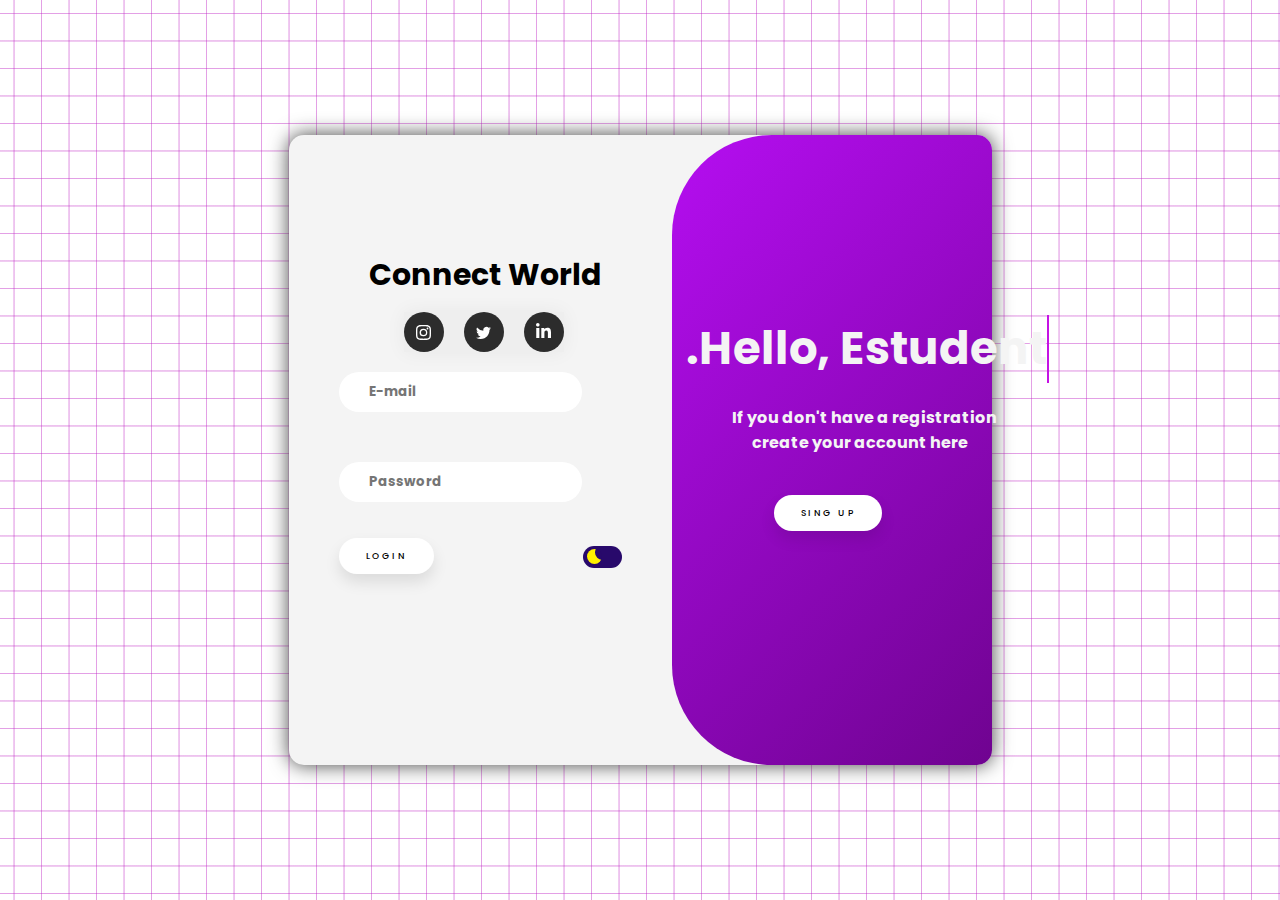
<file: index.html>
<html lang="pt-br">
<head>
    <meta charset="UTF-8">
    <meta name="viewport" content="width=device-width, initial-scale=1.0">
    <link rel="stylesheet" href="style/style.css">
    <link rel="preconnect" href="https://fonts.googleapis.com">
    <link rel="preconnect" href="https://fonts.gstatic.com" crossorigin>
    <link href="https://fonts.googleapis.com/css2?family=Poppins:wght@700&display=swap" rel="stylesheet">

    <title>Pagina Login</title>
</head>
<body>

    <main>
        <div class="container">            

            <div class="form">
                <div class="card">
                    <a class="socialContainer containerOne" href="#">
                      <svg viewBox="0 0 16 16" class="socialSvg instagramSvg"> <path d="M8 0C5.829 0 5.556.01 4.703.048 3.85.088 3.269.222 2.76.42a3.917 3.917 0 0 0-1.417.923A3.927 3.927 0 0 0 .42 2.76C.222 3.268.087 3.85.048 4.7.01 5.555 0 5.827 0 8.001c0 2.172.01 2.444.048 3.297.04.852.174 1.433.372 1.942.205.526.478.972.923 1.417.444.445.89.719 1.416.923.51.198 1.09.333 1.942.372C5.555 15.99 5.827 16 8 16s2.444-.01 3.298-.048c.851-.04 1.434-.174 1.943-.372a3.916 3.916 0 0 0 1.416-.923c.445-.445.718-.891.923-1.417.197-.509.332-1.09.372-1.942C15.99 10.445 16 10.173 16 8s-.01-2.445-.048-3.299c-.04-.851-.175-1.433-.372-1.941a3.926 3.926 0 0 0-.923-1.417A3.911 3.911 0 0 0 13.24.42c-.51-.198-1.092-.333-1.943-.372C10.443.01 10.172 0 7.998 0h.003zm-.717 1.442h.718c2.136 0 2.389.007 3.232.046.78.035 1.204.166 1.486.275.373.145.64.319.92.599.28.28.453.546.598.92.11.281.24.705.275 1.485.039.843.047 1.096.047 3.231s-.008 2.389-.047 3.232c-.035.78-.166 1.203-.275 1.485a2.47 2.47 0 0 1-.599.919c-.28.28-.546.453-.92.598-.28.11-.704.24-1.485.276-.843.038-1.096.047-3.232.047s-2.39-.009-3.233-.047c-.78-.036-1.203-.166-1.485-.276a2.478 2.478 0 0 1-.92-.598 2.48 2.48 0 0 1-.6-.92c-.109-.281-.24-.705-.275-1.485-.038-.843-.046-1.096-.046-3.233 0-2.136.008-2.388.046-3.231.036-.78.166-1.204.276-1.486.145-.373.319-.64.599-.92.28-.28.546-.453.92-.598.282-.11.705-.24 1.485-.276.738-.034 1.024-.044 2.515-.045v.002zm4.988 1.328a.96.96 0 1 0 0 1.92.96.96 0 0 0 0-1.92zm-4.27 1.122a4.109 4.109 0 1 0 0 8.217 4.109 4.109 0 0 0 0-8.217zm0 1.441a2.667 2.667 0 1 1 0 5.334 2.667 2.667 0 0 1 0-5.334z"></path> </svg>
                    </a>
                    
                    <a class="socialContainer containerTwo" href="#">
                      <svg viewBox="0 0 16 16" class="socialSvg twitterSvg"> <path d="M5.026 15c6.038 0 9.341-5.003 9.341-9.334 0-.14 0-.282-.006-.422A6.685 6.685 0 0 0 16 3.542a6.658 6.658 0 0 1-1.889.518 3.301 3.301 0 0 0 1.447-1.817 6.533 6.533 0 0 1-2.087.793A3.286 3.286 0 0 0 7.875 6.03a9.325 9.325 0 0 1-6.767-3.429 3.289 3.289 0 0 0 1.018 4.382A3.323 3.323 0 0 1 .64 6.575v.045a3.288 3.288 0 0 0 2.632 3.218 3.203 3.203 0 0 1-.865.115 3.23 3.23 0 0 1-.614-.057 3.283 3.283 0 0 0 3.067 2.277A6.588 6.588 0 0 1 .78 13.58a6.32 6.32 0 0 1-.78-.045A9.344 9.344 0 0 0 5.026 15z"></path> </svg>              </a>
                      
                    <a class="socialContainer containerThree" href="#">
                      <svg viewBox="0 0 448 512" class="socialSvg linkdinSvg"><path d="M100.28 448H7.4V148.9h92.88zM53.79 108.1C24.09 108.1 0 83.5 0 53.8a53.79 53.79 0 0 1 107.58 0c0 29.7-24.1 54.3-53.79 54.3zM447.9 448h-92.68V302.4c0-34.7-.7-79.2-48.29-79.2-48.29 0-55.69 37.7-55.69 76.7V448h-92.78V148.9h89.08v40.8h1.3c12.4-23.5 42.69-48.3 87.88-48.3 94 0 111.28 61.9 111.28 142.3V448z"></path></svg>
                    </a>
                    
                </div> 

                <h1 class="titulo">Connect World</h1>
                <form class="form-login">
                    <input type="email" placeholder="E-mail">
                    <input class="senha" type="password" placeholder="Password">
                </form>

                <button>Login</button>

                <label id="switch" class="switch">
                    <input type="checkbox">
                    <span class="slider"></span>
                </label>
            </div>

            <div class="form2">
                <div class="register">
                    <h1 class="typing">.Hello, Estudent</h1>
                    <h2>If you don't have a registration<p>create your account here</p></h2>
                    <button class="singup">Sing Up</button>
                </div>
            </div>

        </div>
        
        <script src="/js/javascript.js"></script>

    </main>


</body>
</html>
</file>
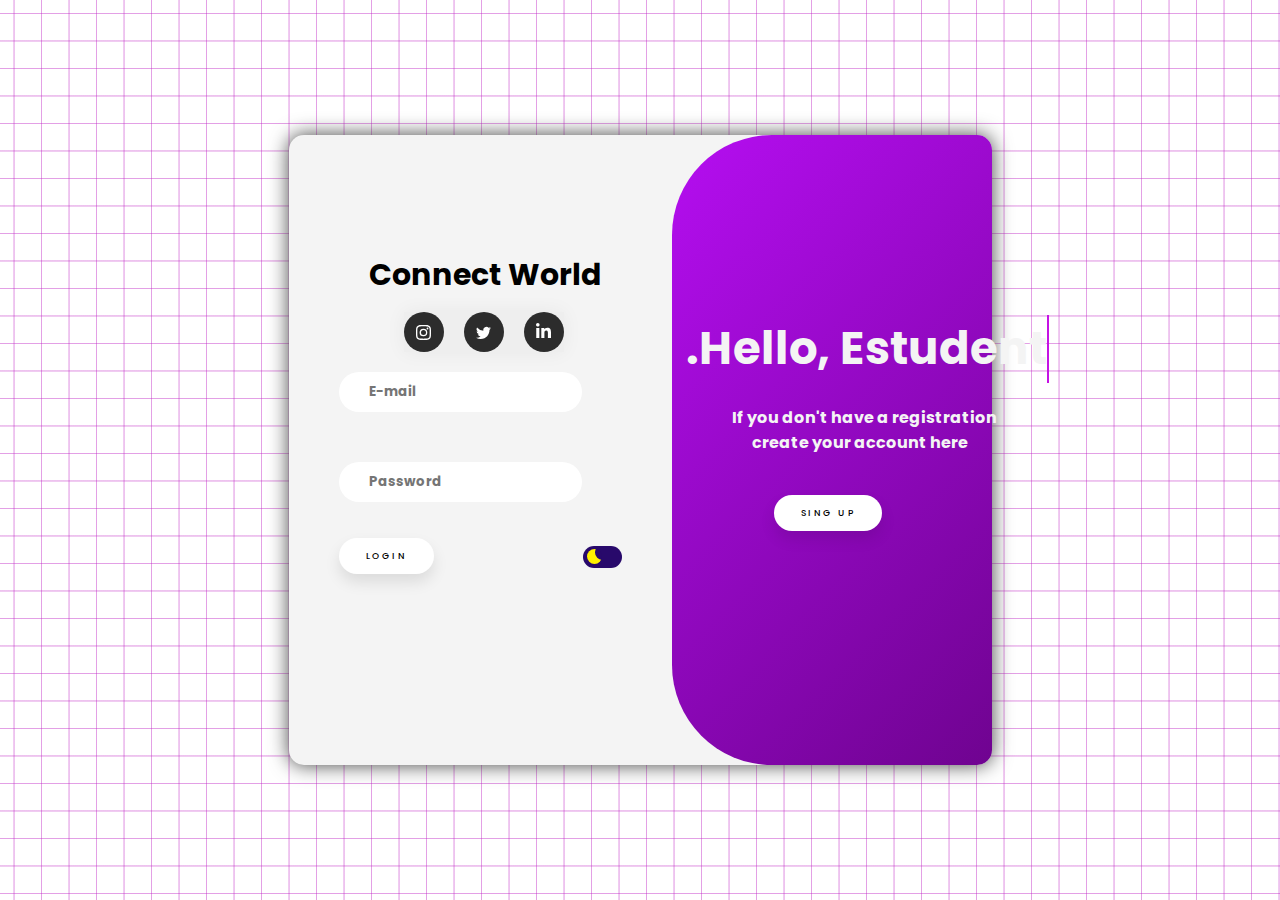
<file: pagina.html>
<html lang="pt-br">
<head>
    <meta charset="UTF-8">
    <meta name="viewport" content="width=device-width, initial-scale=1.0">
    <link rel="stylesheet" href="style/style.css">
    <link rel="preconnect" href="https://fonts.googleapis.com">
    <link rel="preconnect" href="https://fonts.gstatic.com" crossorigin>
    <link href="https://fonts.googleapis.com/css2?family=Poppins:wght@700&display=swap" rel="stylesheet">

    <title>Pagina Login</title>
</head>
<body>

    <main>
        <div class="container">            

            <div class="form">
                <div class="card">
                    <a class="socialContainer containerOne" href="#">
                      <svg viewBox="0 0 16 16" class="socialSvg instagramSvg"> <path d="M8 0C5.829 0 5.556.01 4.703.048 3.85.088 3.269.222 2.76.42a3.917 3.917 0 0 0-1.417.923A3.927 3.927 0 0 0 .42 2.76C.222 3.268.087 3.85.048 4.7.01 5.555 0 5.827 0 8.001c0 2.172.01 2.444.048 3.297.04.852.174 1.433.372 1.942.205.526.478.972.923 1.417.444.445.89.719 1.416.923.51.198 1.09.333 1.942.372C5.555 15.99 5.827 16 8 16s2.444-.01 3.298-.048c.851-.04 1.434-.174 1.943-.372a3.916 3.916 0 0 0 1.416-.923c.445-.445.718-.891.923-1.417.197-.509.332-1.09.372-1.942C15.99 10.445 16 10.173 16 8s-.01-2.445-.048-3.299c-.04-.851-.175-1.433-.372-1.941a3.926 3.926 0 0 0-.923-1.417A3.911 3.911 0 0 0 13.24.42c-.51-.198-1.092-.333-1.943-.372C10.443.01 10.172 0 7.998 0h.003zm-.717 1.442h.718c2.136 0 2.389.007 3.232.046.78.035 1.204.166 1.486.275.373.145.64.319.92.599.28.28.453.546.598.92.11.281.24.705.275 1.485.039.843.047 1.096.047 3.231s-.008 2.389-.047 3.232c-.035.78-.166 1.203-.275 1.485a2.47 2.47 0 0 1-.599.919c-.28.28-.546.453-.92.598-.28.11-.704.24-1.485.276-.843.038-1.096.047-3.232.047s-2.39-.009-3.233-.047c-.78-.036-1.203-.166-1.485-.276a2.478 2.478 0 0 1-.92-.598 2.48 2.48 0 0 1-.6-.92c-.109-.281-.24-.705-.275-1.485-.038-.843-.046-1.096-.046-3.233 0-2.136.008-2.388.046-3.231.036-.78.166-1.204.276-1.486.145-.373.319-.64.599-.92.28-.28.546-.453.92-.598.282-.11.705-.24 1.485-.276.738-.034 1.024-.044 2.515-.045v.002zm4.988 1.328a.96.96 0 1 0 0 1.92.96.96 0 0 0 0-1.92zm-4.27 1.122a4.109 4.109 0 1 0 0 8.217 4.109 4.109 0 0 0 0-8.217zm0 1.441a2.667 2.667 0 1 1 0 5.334 2.667 2.667 0 0 1 0-5.334z"></path> </svg>
                    </a>
                    
                    <a class="socialContainer containerTwo" href="#">
                      <svg viewBox="0 0 16 16" class="socialSvg twitterSvg"> <path d="M5.026 15c6.038 0 9.341-5.003 9.341-9.334 0-.14 0-.282-.006-.422A6.685 6.685 0 0 0 16 3.542a6.658 6.658 0 0 1-1.889.518 3.301 3.301 0 0 0 1.447-1.817 6.533 6.533 0 0 1-2.087.793A3.286 3.286 0 0 0 7.875 6.03a9.325 9.325 0 0 1-6.767-3.429 3.289 3.289 0 0 0 1.018 4.382A3.323 3.323 0 0 1 .64 6.575v.045a3.288 3.288 0 0 0 2.632 3.218 3.203 3.203 0 0 1-.865.115 3.23 3.23 0 0 1-.614-.057 3.283 3.283 0 0 0 3.067 2.277A6.588 6.588 0 0 1 .78 13.58a6.32 6.32 0 0 1-.78-.045A9.344 9.344 0 0 0 5.026 15z"></path> </svg>              </a>
                      
                    <a class="socialContainer containerThree" href="#">
                      <svg viewBox="0 0 448 512" class="socialSvg linkdinSvg"><path d="M100.28 448H7.4V148.9h92.88zM53.79 108.1C24.09 108.1 0 83.5 0 53.8a53.79 53.79 0 0 1 107.58 0c0 29.7-24.1 54.3-53.79 54.3zM447.9 448h-92.68V302.4c0-34.7-.7-79.2-48.29-79.2-48.29 0-55.69 37.7-55.69 76.7V448h-92.78V148.9h89.08v40.8h1.3c12.4-23.5 42.69-48.3 87.88-48.3 94 0 111.28 61.9 111.28 142.3V448z"></path></svg>
                    </a>
                    
                </div> 

                <h1 class="titulo">Connect World</h1>
                <form class="form-login">
                    <input type="email" placeholder="E-mail">
                    <input class="senha" type="password" placeholder="Password">
                </form>

                <button>Login</button>

                <label id="switch" class="switch">
                    <input type="checkbox">
                    <span class="slider"></span>
                </label>
            </div>

            <div class="form2">
                <div class="register">
                    <h1 class="typing">.Hello, Estudent</h1>
                    <h2>If you don't have a registration<p>create your account here</p></h2>
                    <button class="singup">Sing Up</button>
                </div>
            </div>

        </div>
        
        <script src="/js/javascript.js"></script>

    </main>


</body>
</html>
</file>
<file: style/style.css>
body {
    display: flex;
    margin: 0px;
    padding: 0px;
    justify-content: center;
    align-items: center;
}

body {
  width: 100%;
  height: 100%;
  --color: #bf23c46e;
  background-color: #fff;
  background-image: linear-gradient(0deg, transparent 24%, var(--color) 25%, var(--color) 26%, transparent 27%,transparent 74%, var(--color) 75%, var(--color) 76%, transparent 77%,transparent),
      linear-gradient(90deg, transparent 24%, var(--color) 25%, var(--color) 26%, transparent 27%,transparent 74%, var(--color) 75%, var(--color) 76%, transparent 77%,transparent);
  background-size: 55px 55px;
  transition: 0.9s;
}




/*FORMULARIO DE LOGIN*/

.container {
    display: flex;
    justify-content: center;
    align-items: center;
    box-shadow: #444444 0px 0px 20px 0px;
    background: #f4f4f4;
    border-radius: 15px 15px 15px 15px;
}

/*INPUT DE LOGIN*/

.form {
    align-items: center;
    justify-content: center;
    height: 34vh;
    background: #f4f4f4;
    padding: 50px;
    margin-top: 50px;
}

.form input {
    border-radius: 20px;
    height: 35px;
    width: 19vw;
    display: flex;
    margin-top: 50px;
}

.form h1 {
    margin-top: -70px;
    margin-left: 30px;
    font-size: 30px;
    font-family: "Poppins", sans-serif;
    font-weight: 700;
    font-style: normal;
    position: absolute;
}

.form2 {
    background-color: #1a1e22;
    background-image: linear-gradient(135deg, #b50ef1 0%, #6f0390 100%);
    width: 25vw;
    height: 70vh;
    border-radius: 100px 15px 15px 100px;
}

input {
    border: none;
    font-family: "Poppins", sans-serif;
    font-weight: 700;
    font-style: normal;

}

input {
    padding: 20px;
    outline: unset;
}

::placeholder {
    padding: 10px;
}



/*BOTÃO DE LOGIN*/

button {
    font-family: "Poppins", sans-serif;
    font-weight: 700;
    font-style: normal;
    margin-top: 20px;
    padding: 1.3em 3em;
    font-size: 9px;
    text-transform: uppercase;
    letter-spacing: 2.5px;
    font-weight: 500;
    color: #000;
    background-color: #fff;
    border: none;
    border-radius: 45px;
    box-shadow: 0px 8px 15px rgba(0, 0, 0, 0.1);
    transition: all 0.3s ease 0s;
    cursor: pointer;
    outline: none;
  }
  
  button:hover {
    background-color: #bf23c4;
    box-shadow: 0px 15px 20px rgba(229, 46, 205, 0.4);
    color: #fff;
    transform: translateY(-6px);
  }
  
  button:active {
    transform: translateY(-1px);
  }


  /*REDES SOCIAIS*/

  .card {
    position: absolute;
    margin-top: -10px;
    margin-left: 65px;
    width: fit-content;
    height: fit-content;
    background-color: rgb(238, 238, 238);
    display: flex;
    align-items: center;
    justify-content: center;
    padding: 0px 0px;
    gap: 20px;
    box-shadow: 0px 0px 20px rgba(0, 0, 0, 0.055);
  }

  .socialContainer {
    width: 40px;
    height: 40px;
    border-radius: 50%;
    background-color: rgb(44, 44, 44);
    display: flex;
    align-items: center;
    justify-content: center;
    overflow: hidden;
    transition-duration: .3s;
  }
  /* instagram*/
  .containerOne:hover {
    background-color: #bf23c4;
    transition-duration: .3s;
  }
  /* twitter*/
  .containerTwo:hover {
    background-color: #bf23c4;
    transition-duration: .3s;
  }
  /* linkdin*/
  .containerThree:hover {
    background-color: #bf23c4;
    transition-duration: .3s;
  }
  
  .socialContainer:active {
    transform: scale(0.9);
    transition-duration: .3s;
  }
  
  .socialSvg {
    width: 15px;
  }
  
  .socialSvg path {
    fill: rgb(255, 255, 255);
  }
  
  .socialContainer:hover .socialSvg {
    animation: slide-in-top 0.3s both;
  }
  
  @keyframes slide-in-top {
    0% {
      transform: translateY(-50px);
      opacity: 0;
    }
  
    100% {
      transform: translateY(0);
      opacity: 1;
    }
  }

  
/* INPUT MODO NOTURNO */

label{
    position: relative;
    margin-bottom: -9px;
}

.switch {
    position: absolute;
    margin-left: 145px;
    font-size: 11px;
    position: relative;
    display: inline-block;
    width: 3.5em;
    height: 2em;
  }

  .switch input {
    opacity: 0;
    width: 0;
    height: 0;
  }
  
.slider {
    --background: #28096b;
    position: absolute;
    cursor: pointer;
    top: 0;
    left: 0;
    right: 0;
    bottom: 0;
    background-color: var(--background);
    transition: .5s;
    border-radius: 30px;
  }
  
.slider:before {
    position: absolute;
    content: "";
    height: 1.4em;
    width: 1.4em;
    border-radius: 50%;
    left: 10%;
    bottom: 15%;
    box-shadow: inset 8px -4px 0px 0px #fff000;
    background: var(--background);
    transition: .5s;
  }
  
input:checked + .slider {
    background-color: #522ba7;
  }
  
input:checked + .slider:before {
    transform: translateX(100%);
    box-shadow: inset 15px -4px 0px 15px #fff000;
  }  

  
/*CADASTRO*/  
  

.register h1 {   
    font-size: 40px;
    margin-left: 50px;
    margin-top: 20vh;
    font-family: "Poppins", sans-serif;
    font-weight: 700;
    font-style: normal;
    color: #f4f4f4;
}

.register h2 {
    font-size: 17px;
    margin-top: -0vh;
    margin-left: 15px;
    font-family: "Poppins", sans-serif;
    font-weight: 700;
    font-style: normal;
    color: #f4f4f4;
}

/*MODO NOTURNO*/

body.dark {
  width: 100%;
  height: 100%;
  --color: rgba(114, 114, 114, 0.3);
  background-color: #191a1a;
  background-image: linear-gradient(0deg, transparent 24%, var(--color) 25%, var(--color) 26%, transparent 27%,transparent 74%, var(--color) 75%, var(--color) 76%, transparent 77%,transparent),
      linear-gradient(90deg, transparent 24%, var(--color) 25%, var(--color) 26%, transparent 27%,transparent 74%, var(--color) 75%, var(--color) 76%, transparent 77%,transparent);
  background-size: 55px 55px;
  transition: .9s;
}


.form2 img {
  position: absolute;
  height: 38.7%;
  top: 30vh;
  margin-left: 0vw;
}

.form2 h1 {
  position: absolute;
  font-size: 45px;
  margin-left: 14px;
}

.form2 h2 {
  position: absolute;
  margin-top: 30vh;
  font-size: 16px;
  margin-left: 60px;
}

.form2 p {
  margin: 0px;
  margin-left: 20px;
}

.singup {
  margin-top: 40vh;
  margin-left: 8vw;
}

/*LETRA ANIMADA*/


@keyframes typing {
  from { width: 0; }
  to { width: 25%; }
}

.typing {
  overflow: hidden;
  border-right: 2px solid rgb(197, 19, 228);
  white-space: nowrap;
  margin: 0 auto;
  animation: typing 3s steps(20);
}




@media screen and (max-width: 1180px) {
  .form {
    width: 20vw;
    justify-content: flex-end;
  }

  .form h1 {
    position: absolute;
    margin-top: -90px;
    margin-left: 12vw;
  }

  .form input {
    margin-left: 3vw;
    width: 40vw;
    margin-top: 5vh;
  }

  .form button {
    position: absolute;
    margin-left: 3vw;
  }

  .card {
    position: absolute;
    margin-left: 16vw;
    margin-top: -29px;
  }

  .titulo {
    position: absolute;
    margin-top: -90px;
    margin-left: -20vw;
  }

  .switch {
    position: absolute;
    margin-left: 38vw;
    margin-top: 30px;
  }



  .form2 {
    visibility: hidden;
  }
}

@media screen and (max-width: 844px) {
  .form {
    width: 45vw;
  }

  .form h1 {
    margin-left: 6vw;
  }

  .form input {
    width: 85vw;
    margin-left: -8vw;
    height: 50px;
  }

  .form button {
    margin-left: -30px;
  }

  .switch{
    margin-left: 65vw;
  }
}
</file>
